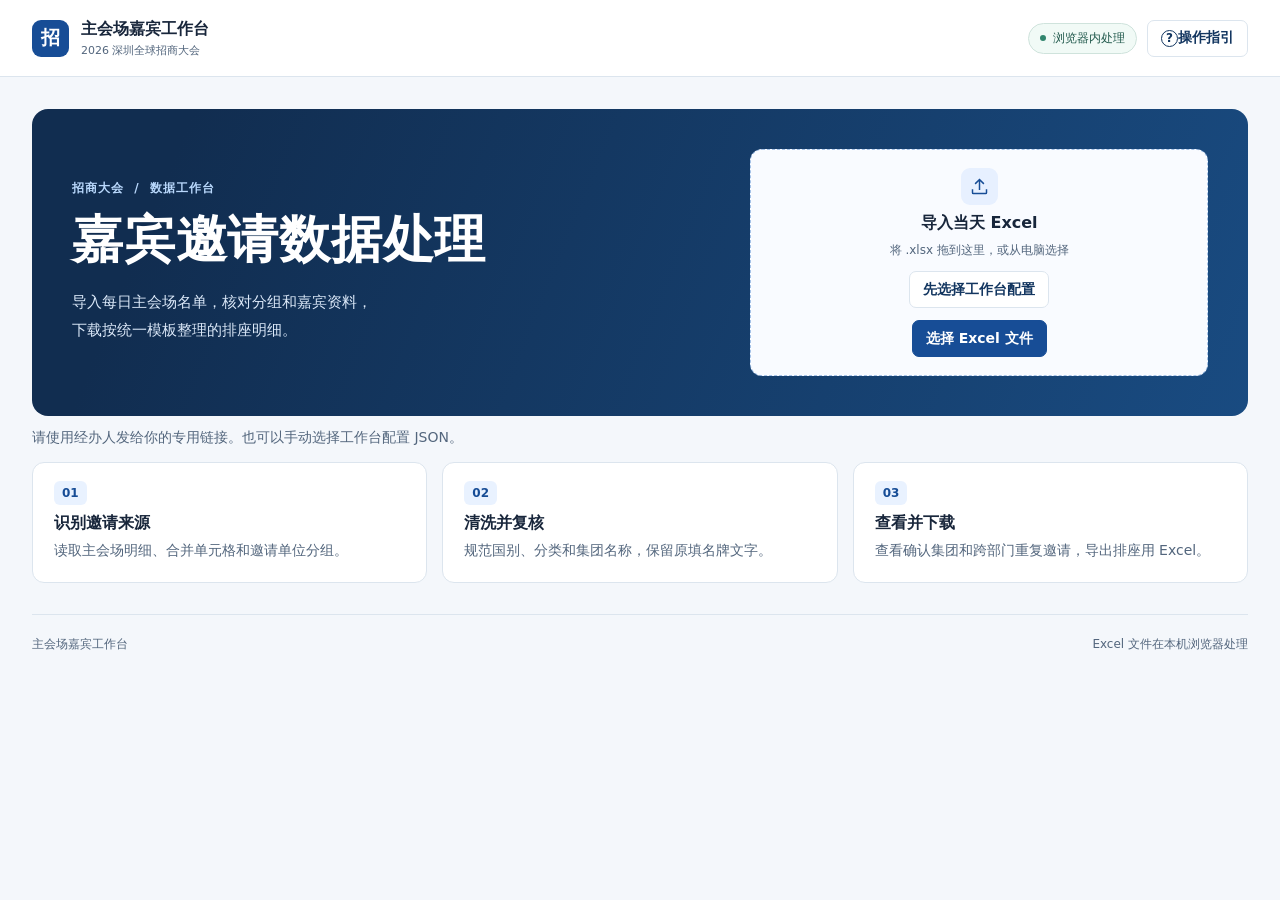
<file: src/index.html>
<!doctype html>
<html lang="zh-CN">
<head>
  <meta charset="utf-8">
  <meta name="viewport" content="width=device-width,initial-scale=1">
  <meta name="description" content="深圳全球招商大会主会场嘉宾邀请数据处理工作台">
  <meta name="referrer" content="no-referrer">
  <title>主会场嘉宾工作台</title>
  <link rel="stylesheet" href="styles.css">
  <script defer src="jszip.min.js"></script>
  <script defer src="sax.js"></script>
  <script defer src="config.js"></script>
  <script defer src="ranking-data.js"></script>
  <script defer src="engine.js"></script>
  <script defer src="app.js"></script>
</head>
<body>
  <header class="top">
    <div class="wrap top-inner">
      <a class="brand" id="home" href="./" aria-label="主会场嘉宾工作台首页"><span class="mark" aria-hidden="true">招</span><span>主会场嘉宾工作台<small>2026 深圳全球招商大会</small></span></a>
      <div class="header-actions"><span class="badge"><i></i> 浏览器内处理</span><button type="button" class="button guide-button" id="open-guide" aria-haspopup="dialog"><span aria-hidden="true">?</span> 操作指引</button></div>
    </div>
  </header>
  <main class="wrap">
    <section class="hero" aria-labelledby="page-title">
      <div class="hero-text">
        <p class="eyebrow">招商大会 <span> / </span> 数据工作台</p>
        <h1 id="page-title">嘉宾邀请数据处理</h1>
        <p>导入每日主会场名单，核对分组和嘉宾资料，<br class="desktop">下载按统一模板整理的排座明细。</p>
      </div>
      <div class="upload" id="drop">
        <div class="upload-icon" aria-hidden="true"><svg viewBox="0 0 24 24" fill="none" stroke="currentColor" stroke-width="1.7"><path d="M12 16V4m-5 5 5-5 5 5M4 15v4a1 1 0 0 0 1 1h14a1 1 0 0 0 1-1v-4"/></svg></div>
        <strong id="file-label">导入当天 Excel</strong>
        <span>将 .xlsx 拖到这里，或从电脑选择</span>
        <div id="setup-rules" hidden>
          <label class="button" for="rules-file">先选择工作台配置</label>
          <input type="file" id="rules-file" accept=".json,application/json" class="sr">
        </div>
        <label class="button primary" for="file">选择 Excel 文件</label>
        <input type="file" id="file" accept=".xlsx,application/vnd.openxmlformats-officedocument.spreadsheetml.sheet" class="sr">
      </div>
    </section>
    <div class="message" id="message" role="status" aria-live="polite">每次导入处理一份名单。嘉宾资料留在当前页面，刷新前请下载结果。</div>
    <section class="workspace" id="workspace" hidden>
      <div class="toolbar">
        <div><p class="eyebrow">当前批次</p><h2 id="batch"></h2><p class="muted" id="batch-info"></p></div>
        <div class="actions"><label class="date-label">数据日期 <input type="date" id="date"></label><button class="button primary" id="download">下载 Excel</button><a id="download-ready" class="button" hidden>手动保存已生成文件</a></div>
      </div>
      <section class="panel" id="report-panel" aria-labelledby="report-heading">
        <div class="panel-heading"><h3 id="report-heading">汇报摘要</h3><button type="button" class="button primary" id="copy-report">复制汇报摘要</button></div>
        <div class="actions"><label>全市发起邀请（家） <input id="gov-invited" type="number" min="0" step="1" placeholder="政府汇总"></label><label>全市初步意向反馈（家） <input id="gov-feedback" type="number" min="0" step="1" placeholder="政府汇总"></label></div><div class="actions"><label>上传各区及市直邀请进展 Excel <input id="progress-file" type="file" accept=".xlsx"></label><button class="button" id="report-full" disabled>导出详版汇报</button><button class="button" id="report-brief" disabled>导出简版汇报</button></div><p id="progress-status" class="small muted" role="status"></p><div class="report-metrics" id="report-metrics"></div>
        <textarea id="report-text" aria-label="汇报摘要" readonly rows="9"></textarea>
        <p class="small muted">前两项填政府当天汇总。确认参会单位去重数和嘉宾人数来自当前主会场名单。</p>
        <p class="small muted" id="report-status" role="status"></p>
      </section>
      <div class="metrics" id="metrics"></div>
      <section class="panel" aria-labelledby="guest-heading">
        <h3 id="guest-heading">到访嘉宾</h3>
        <div class="report-metrics" id="guest-metrics"></div>
        <p class="small muted">按「是否参加主会场」填「是」且姓名、职务齐全统计。同一集团同名嘉宾计一人，明确取消或不参加的嘉宾不计入。国籍暂按填报值汇总，优先采用确认参会记录中首个可识别的国籍。占比以到访总人数为分母。</p>
      </section>
      <p class="small muted" id="count-note"></p>
      <nav class="tabs" aria-label="工作台视图">
        <button data-view="confirmed" class="current" aria-pressed="true">确认参会集团</button>
        <button data-view="priority" aria-pressed="false">重点企业候选</button>
        <button data-view="dashboard" aria-pressed="false">数据看板</button>
        <button data-view="review" aria-pressed="false">待复核 <span id="review-count"></span></button>
        <details class="more-views" id="more-views">
          <summary aria-label="更多视图" title="更多视图"><span aria-hidden="true">⋯</span></summary>
          <div class="more-options">
            <button data-view="ranking" aria-pressed="false">全局榜单核验</button>
            <button data-view="names" aria-pressed="false">集团名称</button>
            <button data-view="detail" aria-pressed="false">整理明细</button>
          </div>
        </details>
      </nav>
      <div id="content"></div>
    </section>
    <section class="steps" id="intro" aria-label="使用流程">
      <article><span>01</span><h2>识别邀请来源</h2><p>读取主会场明细、合并单元格和邀请单位分组。</p></article>
      <article><span>02</span><h2>清洗并复核</h2><p>规范国别、分类和集团名称，保留原填名牌文字。</p></article>
      <article><span>03</span><h2>查看并下载</h2><p>查看确认集团和跨部门重复邀请，导出排座用 Excel。</p></article>
    </section>
  </main>
  <footer class="wrap footer"><span>主会场嘉宾工作台</span><span>Excel 文件在本机浏览器处理</span></footer>
  <dialog id="dialog"><form id="editor"><div id="editor-fields"></div><div class="actions"><button type="button" class="button" id="cancel">取消</button><button type="submit" class="button primary">保存复核</button></div></form></dialog>
  <dialog id="guide" aria-labelledby="guide-title">
    <form method="dialog">
      <div class="panel-heading"><h2 id="guide-title">操作指引</h2><button class="button" autofocus>关闭</button></div>
      <ol>
        <li>用工作人员专用链接打开网页。点击「选择 Excel 文件」，上传当天从报名系统导出的主会场名单。上传后核对文件名和数据日期。</li>
        <li>点「确认参会集团」查看确认企业和嘉宾明细，也可以下载确认企业 Excel。同一集团只计一家；至少一位嘉宾填了姓名和职务就计为确认。</li>
        <li>点「重点企业候选」，按企业机构性质筛选，再按职级查看嘉宾。筛选结果可以单独下载。</li>
        <li>点「数据看板」，查看各单位确认和待确认企业数、外资国家分布及跨单位重复邀请。需要汇报时，点击「复制汇报摘要」。</li>
        <li>点「待复核」，按原表行号核对缺项或冲突。需要查榜单、统一集团名称或查看整理后的嘉宾行，点导航里的「⋯」。</li>
        <li>点页面上方「下载 Excel」保存完整名单。刷新网页或换一份名单前，先下载需要保留的结果。</li>
      </ol>
    </form>
  </dialog>
</body>
</html>
</file>
<file: src/styles.css>
:root{color-scheme:light;--ink:#18263b;--muted:#53667d;--line:#dce5ee;--blue:#174d96;--dark:#133660;--paper:#fff;--base:#f4f7fb;--accent:#e9f2ff;font-family:"Microsoft YaHei","PingFang SC",system-ui,sans-serif}
*{box-sizing:border-box}
body{margin:0;background:var(--base);color:var(--ink);font-size:14px}
button,input,select{font:inherit}
button,label[for]{cursor:pointer}
[hidden]{display:none!important}
.wrap{width:min(1232px,calc(100% - 64px));margin:auto}
.top{background:#fff;border-bottom:1px solid var(--line)}
.top-inner,.footer{display:flex;justify-content:space-between;align-items:center;gap:14px}
.top-inner{min-height:76px}
.brand{display:flex;align-items:center;gap:12px;color:var(--ink);text-decoration:none;font-size:16px;font-weight:700}
.brand small{display:block;font-size:11px;color:var(--muted);margin-top:3px;font-weight:500}
.mark{width:37px;height:37px;display:grid;place-items:center;background:#174d96;color:#fff;border-radius:9px;font-size:19px}
.badge{display:inline-flex;align-items:center;gap:7px;border:1px solid #cfe3dc;color:#225a4d;background:#f1faf6;padding:6px 11px;border-radius:100px;font-size:12px;white-space:nowrap}
.badge i{width:6px;height:6px;border-radius:100%;background:#31856d}
.hero{margin-top:32px;background:linear-gradient(112deg,#112d50 12%,#194b81 100%);color:white;border-radius:16px;padding:40px;display:grid;grid-template-columns:1.4fr 1fr;gap:38px;align-items:center;overflow:hidden}
.eyebrow{font-size:12px;letter-spacing:.085em;margin:0 0 9px;font-weight:650;color:#41618a}
.hero .eyebrow{color:#b9d8fc}
.hero .eyebrow span{padding:0 5px}
h1{margin:0;font-size:clamp(30px,4.1vw,51px);letter-spacing:.015em}
.hero-text>p:last-child{color:#dce9f9;line-height:1.85;font-size:15px;margin:14px 0 0}
.upload{min-width:0;background:#f9fbff;color:var(--ink);border:1px dashed #a4c1e7;border-radius:12px;min-height:192px;display:flex;align-items:center;justify-content:center;flex-direction:column;gap:8px;padding:18px;text-align:center}
.upload.over{background:#e3efff;border-color:#1a5ead}
.upload strong{font-size:16px;max-width:100%;overflow-wrap:anywhere}
.upload>span{font-size:12px;color:var(--muted)}
.upload-icon{color:var(--blue);background:#e7f0ff;border-radius:9px;width:37px;height:37px;padding:8px}
.upload-icon svg{width:100%;height:100%}
.button{display:inline-flex;align-items:center;justify-content:center;min-height:37px;padding:7px 13px;border:1px solid var(--line);border-radius:7px;background:#fff;color:var(--dark);font-weight:650;text-decoration:none;white-space:nowrap}
.button.primary{background:var(--blue);color:white;border-color:var(--blue)}
.button:hover{filter:brightness(.96)}
.button:disabled{opacity:.5;cursor:wait}
.upload .button{margin-top:4px}
input:focus-visible,select:focus-visible,button:focus-visible,a:focus-visible,.upload:focus-within{outline:2px solid #2c7ad1;outline-offset:3px}
.message{padding:13px 0 15px;color:var(--muted);overflow-wrap:anywhere}
.message.error{color:#9b2726}
.steps{display:grid;grid-template-columns:repeat(3,1fr);gap:15px}
.steps article,.panel,.metric,.toolbar{background:#fff;border:1px solid var(--line);border-radius:12px}
.steps article{padding:21px}
.steps article span{color:var(--blue);background:var(--accent);padding:5px 8px;border-radius:6px;font-weight:700;font-size:12px}
.steps h2{margin:13px 0 5px;font-size:16px}
.steps p,.muted{color:var(--muted);margin:0;line-height:1.6}
.footer{margin-top:31px;border-top:1px solid var(--line);min-height:60px;color:var(--muted);font-size:12px}
.toolbar{padding:18px 21px;display:flex;justify-content:space-between;align-items:center;gap:12px}
h2,h3{margin:0}
.toolbar h2{font-size:18px;overflow-wrap:anywhere}
.toolbar .muted{margin-top:3px}
.actions{display:flex;align-items:center;justify-content:flex-end;flex-wrap:wrap;gap:9px}
.date-label{display:flex;align-items:center;gap:8px;color:var(--muted);white-space:nowrap}
input:not([type=file]),select{min-height:36px;padding:6px 9px;border:1px solid #bac9dc;border-radius:6px;background:white;color:var(--ink);min-width:0}
.metrics{display:grid;grid-template-columns:repeat(5,minmax(0,1fr));gap:12px;margin-top:15px}
.metric{padding:15px 16px;min-width:0}
.metric:first-child{background:#eaf3ff;border-color:#ccdef6}
.metric span{font-size:12px;color:var(--muted)}
.metric strong{display:block;font-size:29px;color:var(--dark);margin-top:3px;font-variant-numeric:tabular-nums}
.metric-actions{display:flex;flex-wrap:wrap;align-items:center;gap:5px 8px;margin-top:7px}
.metric-actions .button{font-size:12px;min-height:29px;padding:4px 8px;white-space:normal}
.metric-detail{padding:4px 0;color:var(--blue);border:0;background:transparent;font-size:12px;text-decoration:underline;text-underline-offset:3px}
.small{font-size:12px}
#count-note{margin:9px 0 14px}
.header-actions{display:flex;align-items:center;gap:10px}
.guide-button{white-space:nowrap}
.guide-button span{display:inline-grid;place-items:center;width:17px;height:17px;border:1px solid currentColor;border-radius:50%;font-size:12px}
.tabs{display:flex;align-items:stretch;flex-wrap:wrap;gap:4px 10px;border-bottom:1px solid var(--line)}
.tabs button{background:none;border:none;border-bottom:3px solid transparent;padding:10px 13px;color:var(--muted);font-weight:650;white-space:nowrap}
.tabs button.current{border-color:var(--blue);color:var(--blue)}
.tabs span{font-size:11px;color:var(--blue)}
.more-views{position:relative;align-self:center}
.more-views summary{display:grid;place-items:center;cursor:pointer;list-style:none;width:38px;height:34px;border-radius:7px;color:var(--muted)}
.more-views summary::-webkit-details-marker{display:none}
.more-views summary span{font-size:23px;color:inherit;line-height:1}
.more-views summary:hover,.more-views[open] summary{background:#e8eff8}
.more-views:has(button.current) summary{color:var(--blue)}
.more-options{position:absolute;z-index:5;inset-block-start:100%;inset-inline-end:0;min-width:146px;background:white;border:1px solid var(--line);border-radius:9px;box-shadow:0 6px 20px #10274520;padding:4px}
.more-options button{display:block;width:100%;text-align:left;border:0;border-radius:5px}
.more-options button:hover,.more-options button.current{background:#e8eff8}
#guide ol{padding-inline-start:1.5em}
#guide li+li{margin-top:10px}
@media(max-width:580px){.header-actions .badge{display:none}.tabs{gap:2px}.tabs button{padding-inline:8px}.more-views{position:static}.tabs{position:relative}.more-options{inset-block-start:100%;inset-inline-end:0}}
.panel{padding:17px 18px;margin-top:14px;min-width:0}
.panel h3{font-size:16px;margin-bottom:4px}
.panel p{margin:0 0 12px}
.dash-grid{display:grid;grid-template-columns:1fr 1.7fr;gap:14px}
.unit-grid{display:grid;grid-template-columns:minmax(0,1fr) minmax(0,2fr);gap:14px}
.unit-bars{display:flex;height:9px;background:#eef2f6;border-radius:4px;min-width:90px;overflow:hidden}
.unit-bars span:first-child{background:#407bbc}.unit-bars span:nth-child(2){background:#d6a85b}
.unit-count{font-weight:650;color:var(--blue)}.pending-count{font-weight:650;color:#80551b}
.panel-heading{display:flex;align-items:flex-start;justify-content:space-between;gap:10px;flex-wrap:wrap}
.bar-list{display:grid;gap:8px;margin-top:12px}
.bar{display:grid;grid-template-columns:76px 1fr 25px;align-items:center;gap:7px;font-size:12px}
.bar i{height:9px;background:#dbe9fb;border-radius:3px;overflow:hidden}
.bar i span{display:block;background:#407bbc;height:100%}
.table-wrap{overflow:auto;max-height:535px}
table{border-collapse:collapse;width:100%;text-align:left}
th,td{padding:9px 10px;border-bottom:1px solid #e7edf4;vertical-align:top;overflow-wrap:anywhere}
th{background:#edf3fa;color:#274468;font-size:12px;position:sticky;top:0;z-index:1}
td{line-height:1.5}
td .button{min-height:30px;padding:3px 9px;font-size:12px}
td:first-child{font-variant-numeric:tabular-nums}
.nowrap{white-space:nowrap}
.table-controls{display:flex;justify-content:space-between;align-items:center;flex-wrap:wrap;gap:8px;margin:12px 0}
.table-controls input{width:min(310px,100%)}
.pager{display:flex;align-items:center;gap:7px}
.pager .button{min-height:30px;font-size:12px}
.tag{display:inline-block;background:#e9f5ee;color:#245c40;border-radius:4px;padding:2px 6px;font-size:11px;white-space:nowrap}
.tag.pending{background:#f8efdf;color:#755019}
.empty{color:var(--muted);padding:12px 0}
dialog{border:1px solid #c6d6e9;border-radius:12px;max-height:90vh;width:min(680px,calc(100% - 24px));padding:20px;color:var(--ink)}
dialog::backdrop{background:#10274588}
#editor-fields>p{margin:5px 0 12px}
.edit-grid{display:grid;grid-template-columns:1fr 1fr;gap:9px 12px;margin:13px 0 17px}
.edit-grid label{display:grid;gap:4px;font-size:12px;color:var(--muted)}
.edit-grid .full{grid-column:1/-1}
.check{display:flex;gap:7px;align-items:center;margin-bottom:12px}
.sr{position:absolute;width:1px;height:1px;clip-path:inset(50%);overflow:hidden}
@media(max-width:850px){.wrap{width:calc(100% - 28px)}.hero{padding:24px;gap:18px}.dash-grid,.unit-grid{grid-template-columns:1fr}.metrics{grid-template-columns:repeat(3,minmax(0,1fr))}.toolbar{align-items:flex-start}.desktop{display:none}}
@media(max-width:580px){.hero{grid-template-columns:1fr;margin-top:15px}.steps{grid-template-columns:1fr}.toolbar{flex-direction:column}.actions{justify-content:flex-start}.metrics{grid-template-columns:repeat(2,minmax(0,1fr))}.edit-grid{grid-template-columns:1fr}.brand{font-size:14px}.top-inner{min-height:60px}}
.priority fieldset{display:flex;flex-wrap:wrap;gap:8px 16px;margin:12px 0;padding:10px;border:1px solid #dce5ee;border-radius:6px}
.priority details{margin:12px 0}
.priority summary{cursor:pointer}
.priority textarea{display:block;width:100%;box-sizing:border-box;margin:4px 0 10px;font:inherit}
#report-panel{background:#eaf2fc;border-color:#c9dcf4;border-inline-start:4px solid var(--blue)}
#report-text{display:block;box-sizing:border-box;width:100%;margin:12px 0 8px;padding:12px;border:1px solid #c9dcf4;border-radius:6px;background:#fff;color:inherit;font:inherit;line-height:1.6;resize:vertical}
#report-status:empty{display:none}
.report-metrics{display:grid;grid-template-columns:repeat(auto-fit,minmax(125px,1fr));gap:8px;margin-top:12px}
.report-metrics .metric small{font-size:12px;font-weight:400}
</file>
